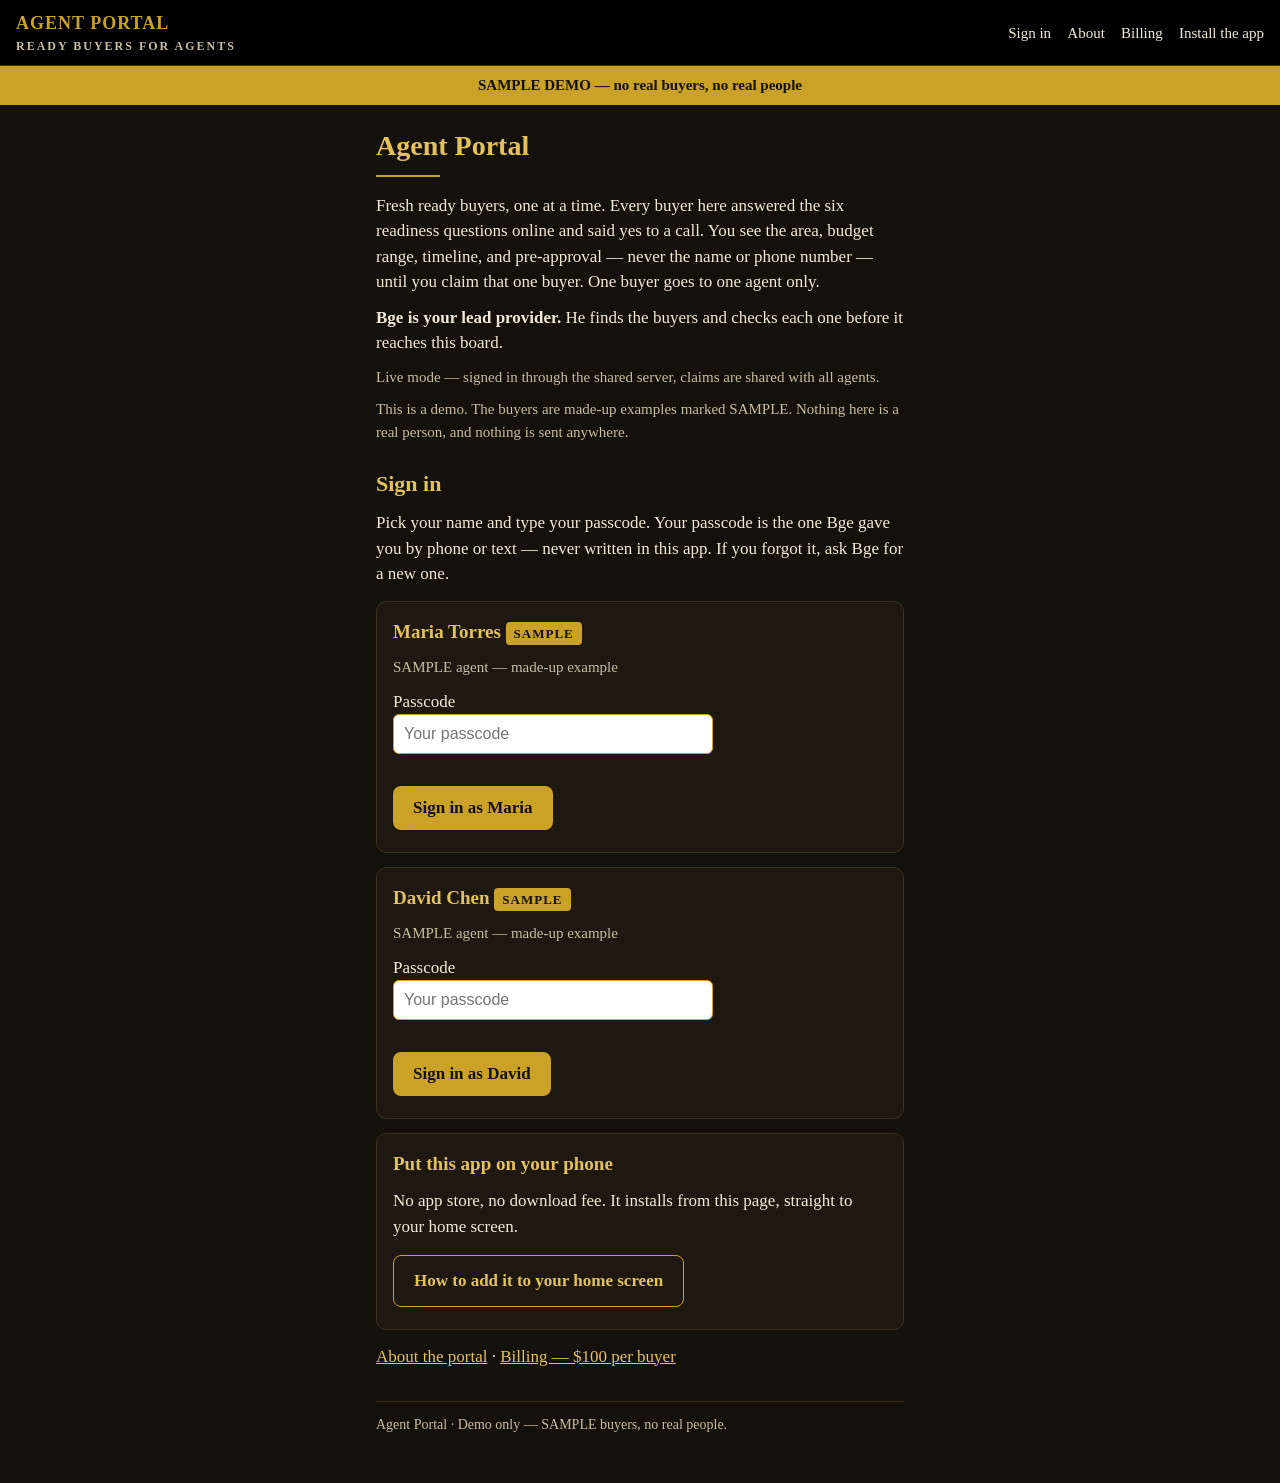
<file: index.html>
<!doctype html>
<html lang="en">
<head>
<meta charset="utf-8">
<meta name="viewport" content="width=device-width, initial-scale=1">
<meta name="theme-color" content="#14100a">
<title>Agent Portal</title>
<meta name="description" content="Demo app for approved agents to see fresh ready buyers. SAMPLE buyers only.">
<link rel="manifest" href="manifest.json">
<link rel="icon" href="icon-192.png">
<link rel="apple-touch-icon" href="icon-192.png">
<meta name="apple-mobile-web-app-capable" content="yes">
<meta name="apple-mobile-web-app-title" content="Agent Portal">
<link rel="stylesheet" href="styles.css">
</head>
<body>
<header class="topbar">
  <div class="brand" id="brand">AGENT PORTAL<small>READY BUYERS FOR AGENTS</small></div>
  <nav><a href="index.html">Sign in</a> <a href="about.html">About</a> <a href="billing.html">Billing</a> <a href="install.html">Install the app</a></nav>
</header>
<div class="sample-banner">SAMPLE DEMO — no real buyers, no real people</div>
<main class="wrap">
  <h1>Agent Portal</h1>
  <div class="gold-rule"></div>
  <p>Fresh ready buyers, one at a time. Every buyer here answered the six readiness questions online and said yes to a call. You see the area, budget range, timeline, and pre-approval — never the name or phone number — until you claim that one buyer. One buyer goes to one agent only.</p>
  <p><strong>Bge is your lead provider.</strong> He finds the buyers and checks each one before it reaches this board.</p>
  <p class="muted" id="mode-note"></p>
  <p class="muted">This is a demo. The buyers are made-up examples marked SAMPLE. Nothing here is a real person, and nothing is sent anywhere.</p>

  <h2>Sign in</h2>
  <p>Pick your name and type your passcode. Your passcode is the one Bge gave you by phone or text — never written in this app. If you forgot it, ask Bge for a new one.</p>
  <p class="muted" id="demo-note">Demo mode: no server is connected, so the passcode is not checked here — any passcode (or none) signs you in, and claims stay on this phone only.</p>
  <p id="signin-error" class="refused" style="display:none"></p>
  <div id="agent-list"></div>

  <div class="card">
    <h3>Put this app on your phone</h3>
    <p>No app store, no download fee. It installs from this page, straight to your home screen.</p>
    <button class="btn" id="install-btn" style="display:none" onclick="installApp()">Install the app</button>
    <a class="btn secondary" href="install.html">How to add it to your home screen</a>
  </div>

  <p><a href="about.html">About the portal</a> · <a href="billing.html">Billing — $100 per buyer</a></p>
  <footer>Agent Portal · Demo only — SAMPLE buyers, no real people.</footer>
</main>
<script src="data.js"></script>
<script src="app.js"></script>
<script>
  renderTopbar();
  document.getElementById("agent-list").innerHTML = AGENTS.map(a =>
    '<div class="card"><h3>' + esc(a.name) + (a.sample ? ' <span class="sample-tag">SAMPLE</span>' : '') + '</h3>' +
    '<p class="muted">' + esc(a.role) + '</p>' +
    '<label>Passcode<br><input type="password" id="pass-' + a.id + '" autocomplete="current-password" placeholder="Your passcode"></label><br><br>' +
    '<button class="btn" onclick="doSignIn(\'' + a.id + '\')">Sign in as ' + esc(a.name.split(" ")[0]) + '</button></div>'
  ).join("");
  async function doSignIn(id) {
    const err = document.getElementById("signin-error");
    err.style.display = "none";
    const passcode = document.getElementById("pass-" + id).value;
    const res = await signIn(id, passcode);
    if (!res.ok) {
      err.style.display = "block";
      err.textContent =
        res.error === "need-passcode" ? "Type your passcode first." :
        res.error === "locked-out" ? "Too many wrong tries — locked out for 15 minutes. Ask Bge if you need a new passcode." :
        "Wrong passcode — try again, or ask Bge for a new one.";
    }
  }
</script>
</body>
</html>
</file>
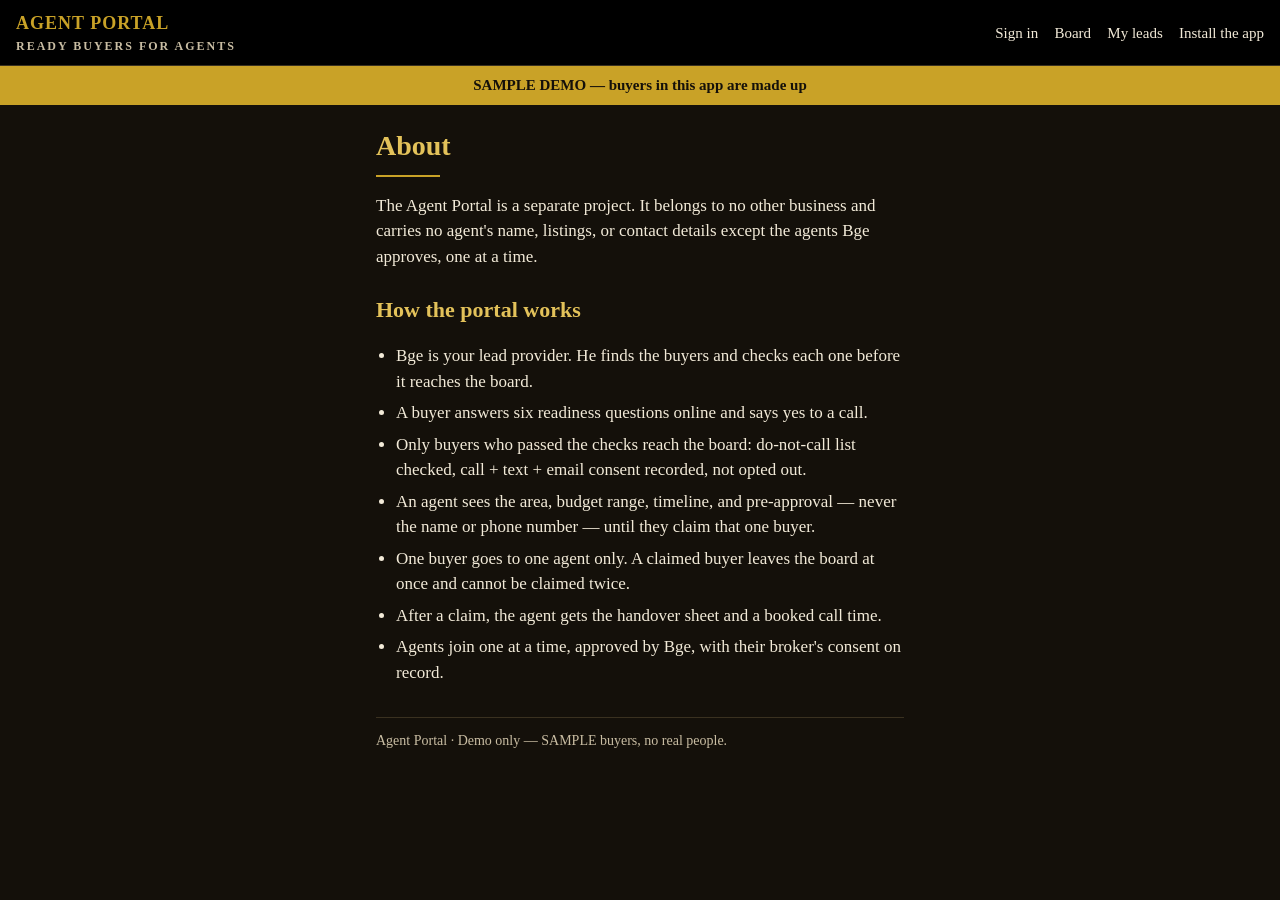
<file: about.html>
<!doctype html>
<html lang="en">
<head>
<meta charset="utf-8">
<meta name="viewport" content="width=device-width, initial-scale=1">
<meta name="theme-color" content="#14100a">
<title>About — Agent Portal</title>
<meta name="description" content="About the Agent Portal — ready buyers for approved agents.">
<link rel="manifest" href="manifest.json">
<link rel="icon" href="icon-192.png">
<link rel="apple-touch-icon" href="icon-192.png">
<meta name="apple-mobile-web-app-capable" content="yes">
<meta name="apple-mobile-web-app-title" content="Agent Portal">
<link rel="stylesheet" href="styles.css">
</head>
<body>
<header class="topbar">
  <div class="brand" id="brand">AGENT PORTAL<small>READY BUYERS FOR AGENTS</small></div>
  <nav><a href="index.html">Sign in</a> <a href="board.html">Board</a> <a href="my-leads.html">My leads</a> <a href="install.html">Install the app</a></nav>
</header>
<div class="sample-banner">SAMPLE DEMO — buyers in this app are made up</div>
<main class="wrap">
  <h1>About</h1>
  <div class="gold-rule"></div>
  <p>The Agent Portal is a separate project. It belongs to no other
  business and carries no agent's name, listings, or contact details
  except the agents Bge approves, one at a time.</p>

  <h2>How the portal works</h2>
  <ul class="plain">
    <li>Bge is your lead provider. He finds the buyers and checks each one before it reaches the board.</li>
    <li>A buyer answers six readiness questions online and says yes to a call.</li>
    <li>Only buyers who passed the checks reach the board: do-not-call list checked, call + text + email consent recorded, not opted out.</li>
    <li>An agent sees the area, budget range, timeline, and pre-approval — never the name or phone number — until they claim that one buyer.</li>
    <li>One buyer goes to one agent only. A claimed buyer leaves the board at once and cannot be claimed twice.</li>
    <li>After a claim, the agent gets the handover sheet and a booked call time.</li>
    <li>Agents join one at a time, approved by Bge, with their broker's consent on record.</li>
  </ul>

  <footer>Agent Portal · Demo only — SAMPLE buyers, no real people.</footer>
</main>
<script src="data.js"></script>
<script src="app.js"></script>
<script>renderTopbar();</script>
</body>
</html>
</file>
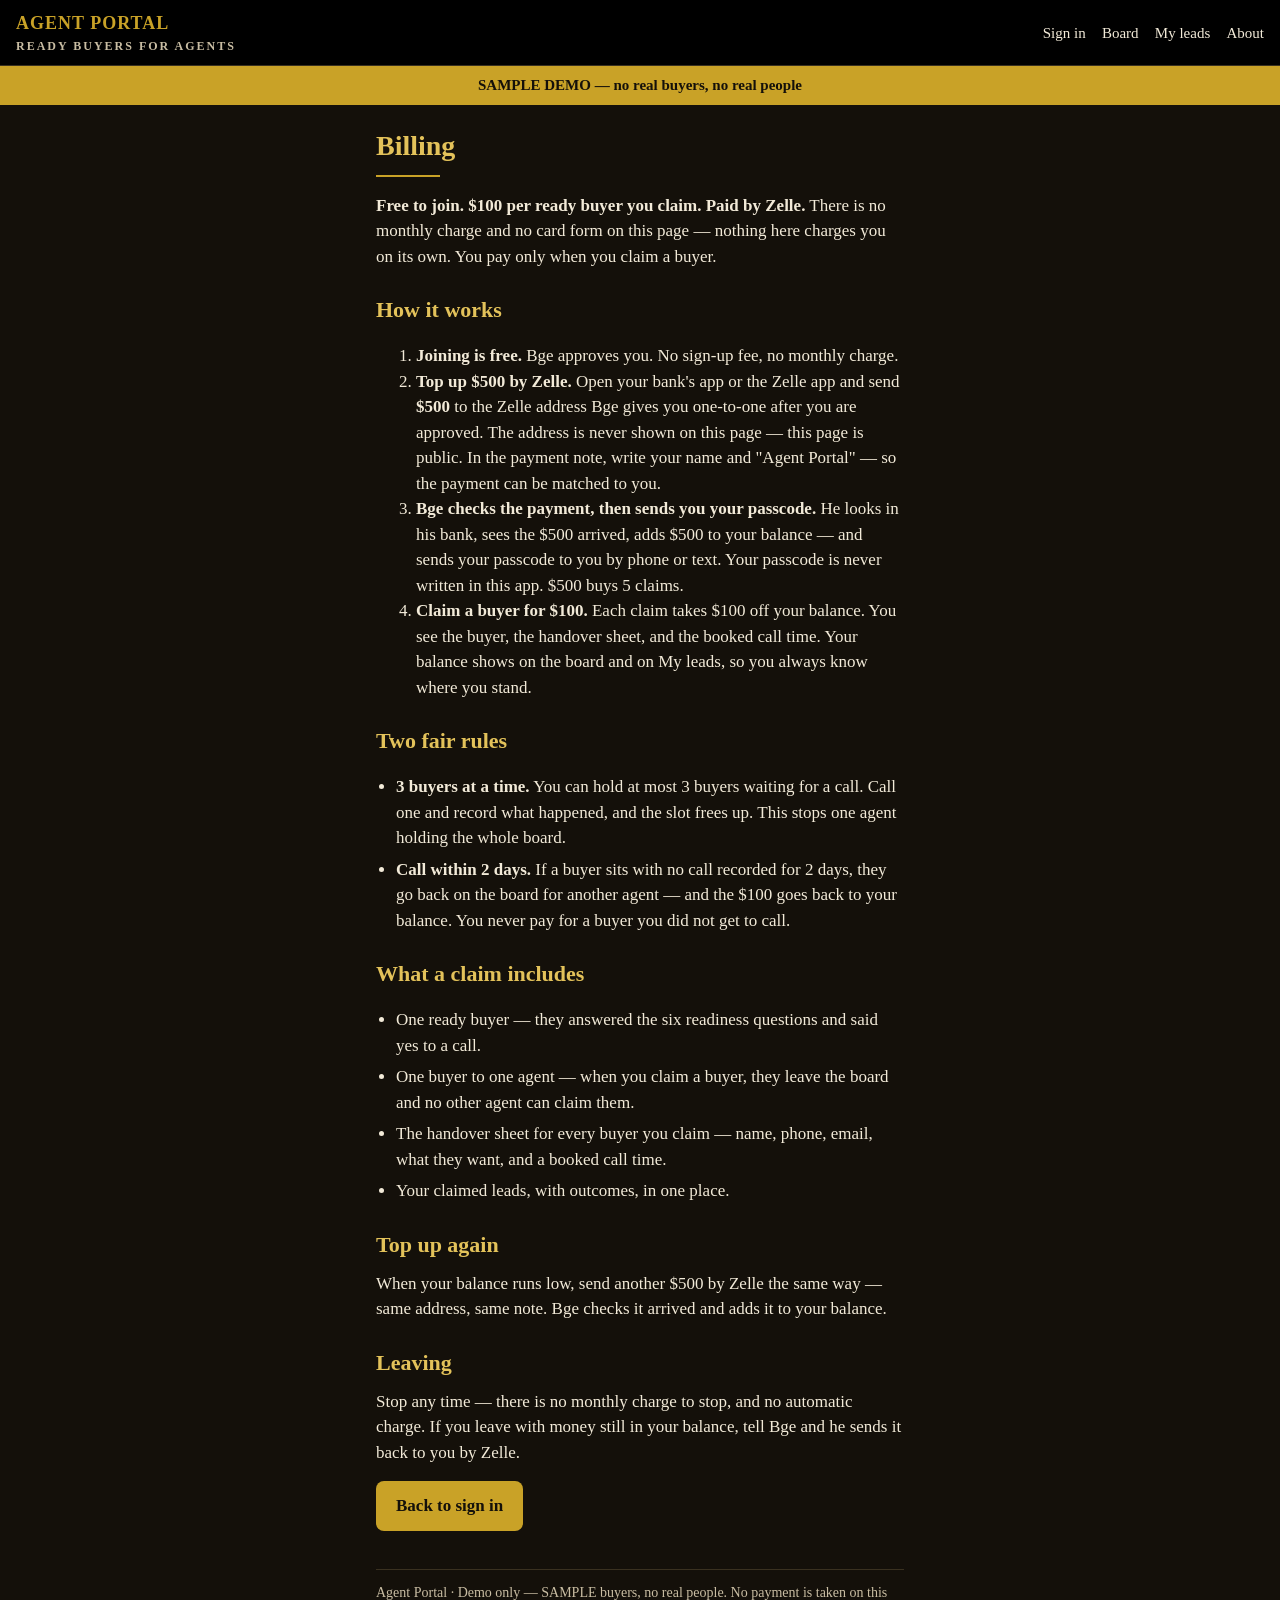
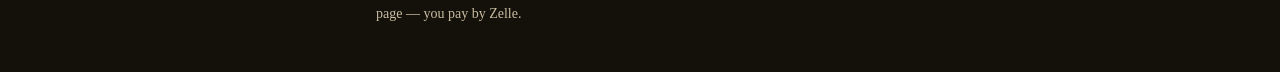
<file: billing.html>
<!doctype html>
<html lang="en">
<head>
<meta charset="utf-8">
<meta name="viewport" content="width=device-width, initial-scale=1">
<meta name="theme-color" content="#14100a">
<title>Billing — Agent Portal</title>
<meta name="description" content="Agent Portal billing: free to join, $100 per ready buyer you claim, paid by Zelle.">
<link rel="manifest" href="manifest.json">
<link rel="icon" href="icon-192.png">
<link rel="apple-touch-icon" href="icon-192.png">
<meta name="apple-mobile-web-app-capable" content="yes">
<meta name="apple-mobile-web-app-title" content="Agent Portal">
<link rel="stylesheet" href="styles.css">
</head>
<body>
<header class="topbar">
  <div class="brand" id="brand">AGENT PORTAL<small>READY BUYERS FOR AGENTS</small></div>
  <nav><a href="index.html">Sign in</a> <a href="board.html">Board</a> <a href="my-leads.html">My leads</a> <a href="about.html">About</a></nav>
</header>
<div class="sample-banner">SAMPLE DEMO — no real buyers, no real people</div>
<main class="wrap">
  <h1>Billing</h1>
  <div class="gold-rule"></div>

  <p><strong>Free to join. $100 per ready buyer you claim. Paid by Zelle.</strong> There is no monthly charge and no card form on this page — nothing here charges you on its own. You pay only when you claim a buyer.</p>

  <h2>How it works</h2>
  <ol class="plain">
    <li><strong>Joining is free.</strong> Bge approves you. No sign-up fee, no monthly charge.</li>
    <li><strong>Top up $500 by Zelle.</strong> Open your bank's app or the Zelle app and send <strong>$500</strong> to the Zelle address Bge gives you one-to-one after you are approved. The address is never shown on this page — this page is public. In the payment note, write your name and "Agent Portal" — so the payment can be matched to you.</li>
    <li><strong>Bge checks the payment, then sends you your passcode.</strong> He looks in his bank, sees the $500 arrived, adds $500 to your balance — and sends your passcode to you by phone or text. Your passcode is never written in this app. $500 buys 5 claims.</li>
    <li><strong>Claim a buyer for $100.</strong> Each claim takes $100 off your balance. You see the buyer, the handover sheet, and the booked call time. Your balance shows on the board and on My leads, so you always know where you stand.</li>
  </ol>

  <h2>Two fair rules</h2>
  <ul class="plain">
    <li><strong>3 buyers at a time.</strong> You can hold at most 3 buyers waiting for a call. Call one and record what happened, and the slot frees up. This stops one agent holding the whole board.</li>
    <li><strong>Call within 2 days.</strong> If a buyer sits with no call recorded for 2 days, they go back on the board for another agent — and the $100 goes back to your balance. You never pay for a buyer you did not get to call.</li>
  </ul>

  <h2>What a claim includes</h2>
  <ul class="plain">
    <li>One ready buyer — they answered the six readiness questions and said yes to a call.</li>
    <li>One buyer to one agent — when you claim a buyer, they leave the board and no other agent can claim them.</li>
    <li>The handover sheet for every buyer you claim — name, phone, email, what they want, and a booked call time.</li>
    <li>Your claimed leads, with outcomes, in one place.</li>
  </ul>

  <h2>Top up again</h2>
  <p>When your balance runs low, send another $500 by Zelle the same way — same address, same note. Bge checks it arrived and adds it to your balance.</p>

  <h2>Leaving</h2>
  <p>Stop any time — there is no monthly charge to stop, and no automatic charge. If you leave with money still in your balance, tell Bge and he sends it back to you by Zelle.</p>

  <p><a class="btn" href="index.html">Back to sign in</a></p>
  <footer>Agent Portal · Demo only — SAMPLE buyers, no real people. No payment is taken on this page — you pay by Zelle.</footer>
</main>
<script src="data.js"></script>
<script src="app.js"></script>
<script>renderTopbar();</script>
</body>
</html>
</file>
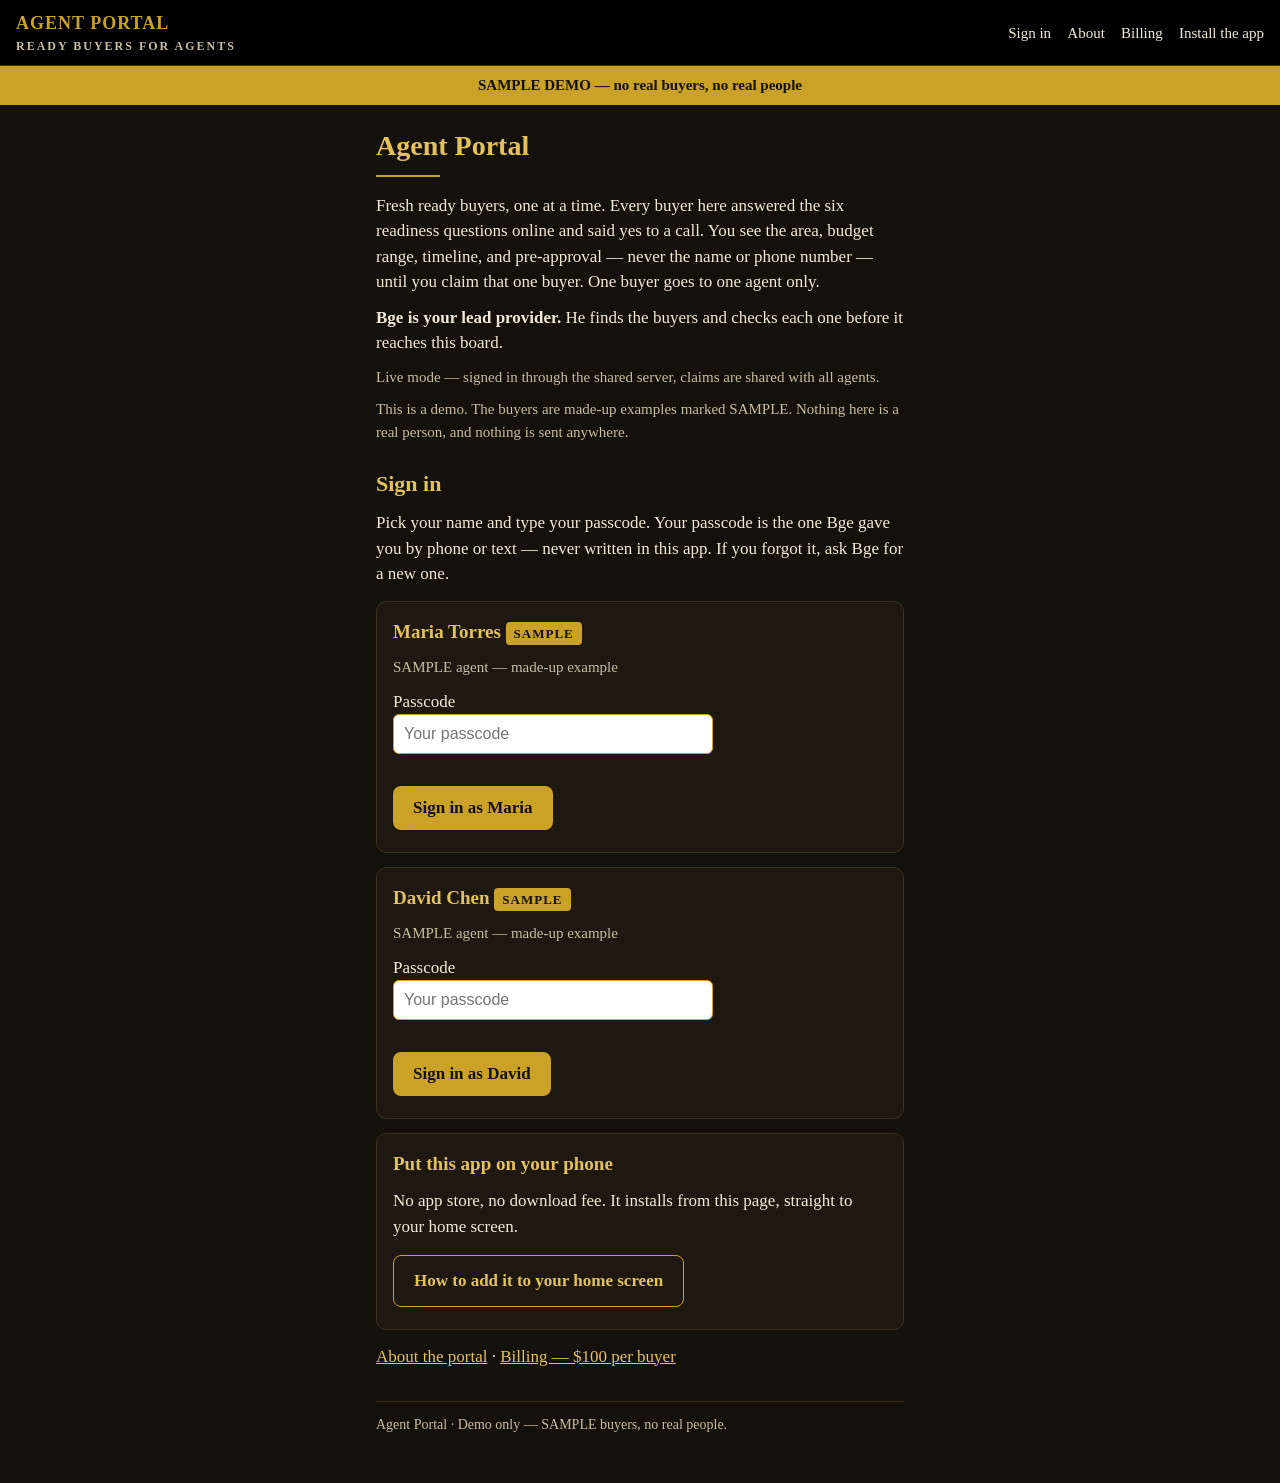
<file: board.html>
<!doctype html>
<html lang="en">
<head>
<meta charset="utf-8">
<meta name="viewport" content="width=device-width, initial-scale=1">
<meta name="theme-color" content="#14100a">
<title>Ready-buyer board — Agent Portal</title>
<meta name="description" content="Masked ready buyers for approved agents. SAMPLE buyers only.">
<link rel="manifest" href="manifest.json">
<link rel="icon" href="icon-192.png">
<link rel="apple-touch-icon" href="icon-192.png">
<meta name="apple-mobile-web-app-capable" content="yes">
<meta name="apple-mobile-web-app-title" content="Agent Portal">
<link rel="stylesheet" href="styles.css">
</head>
<body>
<header class="topbar">
  <div class="brand" id="brand">AGENT PORTAL<small>READY BUYERS FOR AGENTS</small></div>
  <nav><a href="board.html">Board</a> <a href="my-leads.html">My leads</a> <a href="billing.html">Billing</a> <a href="about.html">About</a> <a href="#" onclick="signOut(); return false;">Sign out</a></nav>
</header>
<div class="sample-banner">SAMPLE DEMO — every buyer below is made up</div>
<main class="wrap">
  <p class="muted" id="whoami"></p>
  <p class="muted" id="mode-note"></p>
  <h1>Ready-buyer board</h1>
  <div class="gold-rule"></div>
  <p><strong>Every buyer on this page is marked SAMPLE.</strong> They are made-up examples to show what the board looks like. They are not real people, and their budgets are not real budgets from real buyers.</p>
  <p>You see only the area, budget range, timeline, pre-approval, and the date the buyer became ready. No name, no phone number, no email — those stay hidden until you claim that one buyer. When you claim a buyer, they leave this board at once, so no other agent can claim them. One buyer to one agent.</p>
  <p>Every buyer here passed the checks first: do-not-call list checked, call + text + email consent recorded, not opted out. A buyer who fails any check never appears here.</p>
  <p id="balance-line"></p>
  <p id="claim-error" class="refused" style="display:none"></p>
  <div id="board"><p>Loading the board…</p></div>
  <p><a href="my-leads.html">See my claimed leads</a></p>
  <footer>Agent Portal · Demo only — SAMPLE buyers, no real people.</footer>
</main>
<script src="data.js"></script>
<script src="app.js"></script>
<script>
  renderTopbar();
  const agent = getAgent();
  if (!agent) { location.href = "index.html"; }

  async function renderBoard() {
    const data = await loadBoardData();
    if (data.notSignedIn) { location.href = "index.html"; return; }
    const el = document.getElementById("board");
    if (data.loadError) {
      el.innerHTML = "<p><strong>The board did not load.</strong> Check your connection and try again.</p>";
      return;
    }
    const bal = document.getElementById("balance-line");
    if (bal && typeof data.balanceCents === "number") {
      bal.innerHTML = "<strong>Your balance: " + fmtMoney(data.balanceCents) + ".</strong> Each claim costs " +
        fmtMoney(data.leadPriceCents) + ". You have " + data.activeClaims + " of " + data.maxActiveClaims +
        " buyers waiting for a call — call one first to free a slot. " +
        '<a href="billing.html">How to top up</a>';
    }
    const open = data.buyers.filter(b => !data.claims[b.id]);
    if (open.length === 0) {
      el.innerHTML = "<p><strong>No ready buyers on the board right now.</strong> Come back later — new ready buyers appear here when they pass the checks.</p>";
    } else {
      el.innerHTML = open.map(b =>
        '<div class="card"><h3><span class="sample-tag">SAMPLE</span> Ready buyer ' + esc(b.id) + '</h3>' +
        '<table><tr><th>Area</th><td>' + esc(b.area) + '</td></tr>' +
        '<tr><th>Budget range</th><td>' + esc(b.budget) + '</td></tr>' +
        '<tr><th>When</th><td>' + esc(b.timeline) + '</td></tr>' +
        '<tr><th>Pre-approved</th><td>' + esc(b.preapproval) + '</td></tr>' +
        '<tr><th>Ready since</th><td>' + esc(b.readySince) + '</td></tr>' +
        '<tr><th>Checks</th><td><span class="check">Passed</span> — do-not-call checked ' + esc(b.scrubDate) + ', call / text / email consent recorded, not opted out.</td></tr></table>' +
        '<button class="btn" onclick="doClaim(\'' + b.id + '\')">Claim this buyer — $100</button></div>'
      ).join("");
    }
  }
  // A refused claim shows its reason right on the board, in plain
  // words — not a pop-up box, which is easy to miss and invisible to
  // a screen reader once dismissed. The message stays until the
  // next claim attempt.
  function showClaimError(msg) {
    const err = document.getElementById("claim-error");
    if (!err) return;
    err.style.display = "block";
    err.textContent = msg;
  }
  async function doClaim(id) {
    const err = document.getElementById("claim-error");
    if (err) err.style.display = "none";
    if (isLive()) {
      const res = await claimBuyerLive(id);
      if (res.ok) { location.href = "handover.html?buyer=" + id; return; }
      if (res.error === "not-signed-in") { location.href = "index.html"; return; }
      if (res.error === "not-enough-balance") {
        await renderBoard();
        showClaimError("Not enough balance — each claim costs $100. Top up by Zelle first (see Billing), then claim again.");
        return;
      }
      if (res.error === "claim-limit") {
        await renderBoard();
        showClaimError("You already have 3 buyers waiting for a call. Call one and record the outcome first — that frees a slot.");
        return;
      }
      await renderBoard();
      showClaimError("Already claimed — this buyer already belongs to another agent. One buyer, one agent.");
      return;
    }
    const res = claimBuyer(id);
    if (res.ok) { location.href = "handover.html?buyer=" + id; return; }
    if (res.error === "not-enough-balance") {
      await renderBoard();
      showClaimError("Demo balance is empty — each claim costs $100. In live mode you would top up by Zelle first (see Billing).");
      return;
    }
    if (res.error === "claim-limit") {
      await renderBoard();
      showClaimError("You already have 3 buyers waiting for a call. Call one and record the outcome first — that frees a slot.");
      return;
    }
    await renderBoard();
    showClaimError("Already claimed — this buyer already belongs to another agent. One buyer, one agent.");
  }
  renderBoard();
  // Live mode: the board is re-read every 25 seconds, so a claim by
  // another agent shows up here a few seconds later. There is no
  // instant push — see the README. Demo mode needs no polling: the
  // board only changes on this phone.
  if (isLive()) setInterval(renderBoard, 25000);
</script>
</body>
</html>
</file>
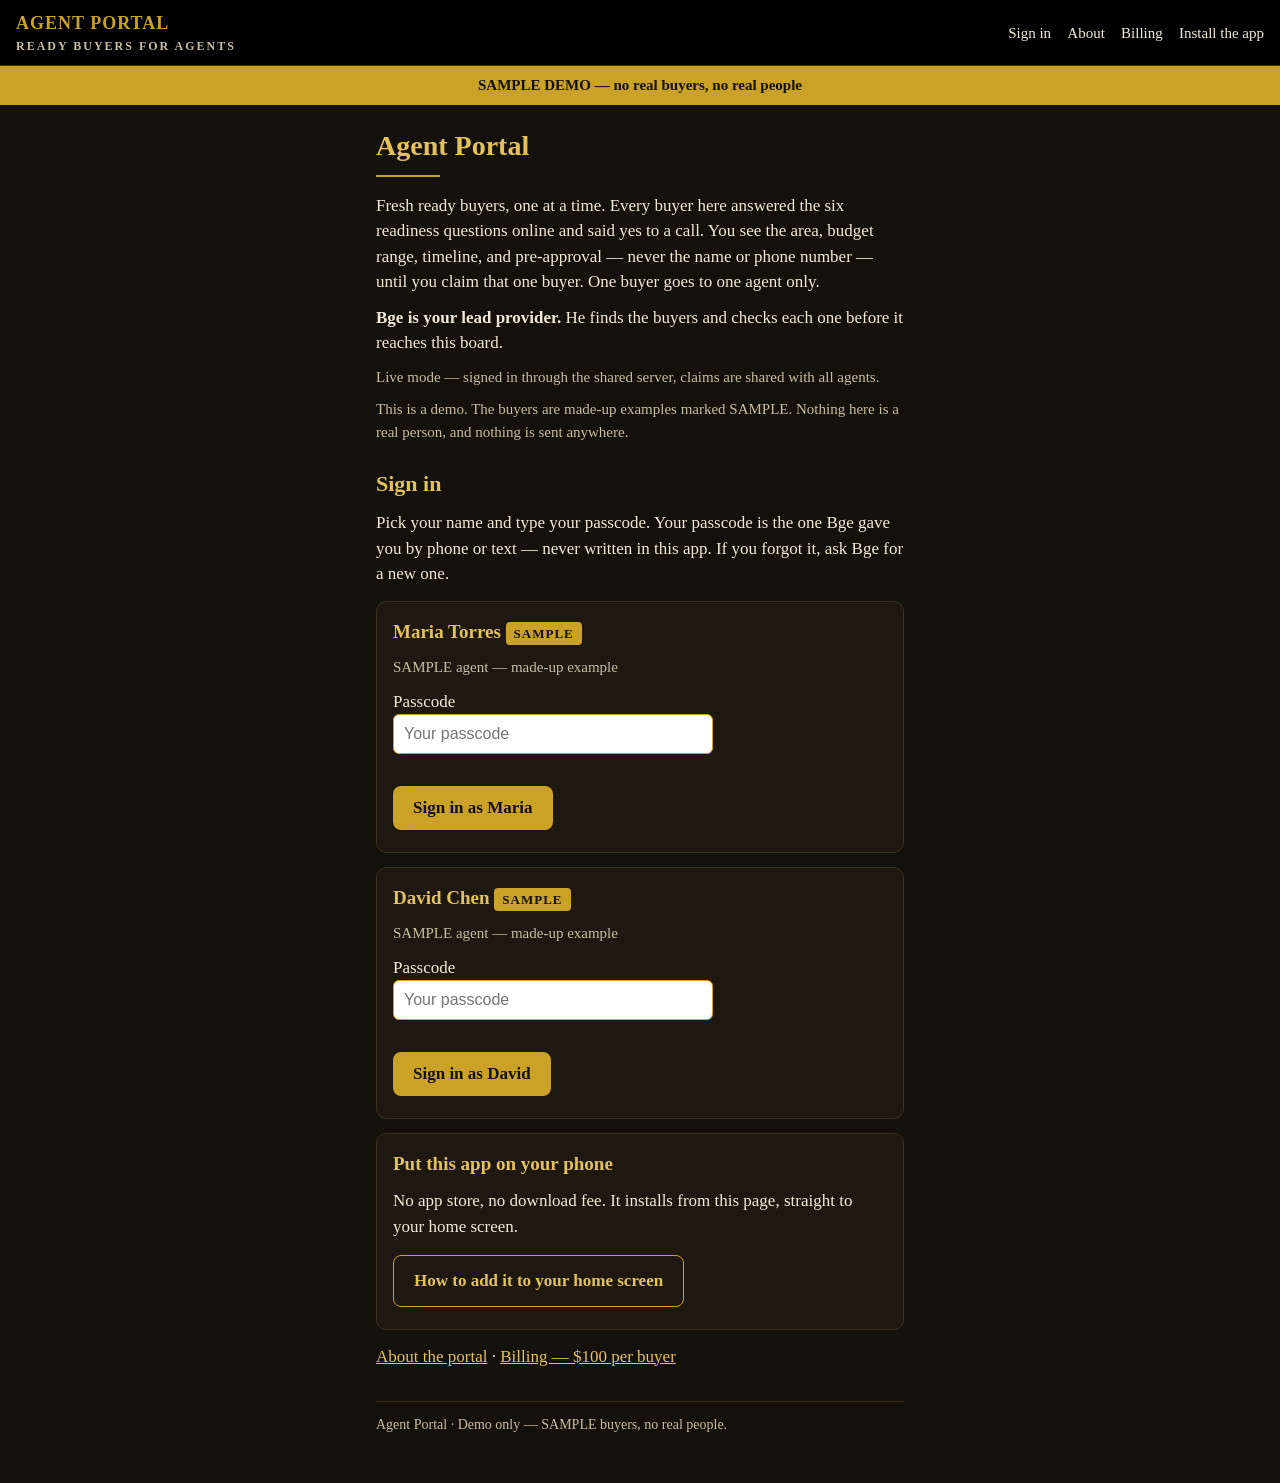
<file: handover.html>
<!doctype html>
<html lang="en">
<head>
<meta charset="utf-8">
<meta name="viewport" content="width=device-width, initial-scale=1">
<meta name="theme-color" content="#14100a">
<title>Handover sheet — Agent Portal</title>
<meta name="description" content="Handover sheet for one claimed ready buyer. SAMPLE data only.">
<link rel="manifest" href="manifest.json">
<link rel="icon" href="icon-192.png">
<link rel="apple-touch-icon" href="icon-192.png">
<meta name="apple-mobile-web-app-capable" content="yes">
<meta name="apple-mobile-web-app-title" content="Agent Portal">
<link rel="stylesheet" href="styles.css">
</head>
<body>
<header class="topbar">
  <div class="brand" id="brand">AGENT PORTAL<small>READY BUYERS FOR AGENTS</small></div>
  <nav><a href="board.html">Board</a> <a href="my-leads.html">My leads</a> <a href="billing.html">Billing</a> <a href="about.html">About</a> <a href="#" onclick="signOut(); return false;">Sign out</a></nav>
</header>
<div class="sample-banner">SAMPLE DEMO — this sheet is made-up example data</div>
<main class="wrap">
  <p class="muted" id="whoami"></p>
  <div id="sheet"><p>Loading…</p></div>
  <p><a href="my-leads.html">Back to my leads</a> · <a href="board.html">Back to the board</a></p>
  <footer>Agent Portal · Demo only — SAMPLE data, no real people.</footer>
</main>
<script src="data.js"></script>
<script src="app.js"></script>
<script>
  renderTopbar();
  const agent = getAgent();
  const id = new URLSearchParams(location.search).get("buyer");
  const el = document.getElementById("sheet");
  (async () => {
    if (!agent) { location.href = "index.html"; return; }
    const res = await loadHandoverData(id);
    if (res.status === "not-signed-in") { location.href = "index.html"; return; }
    if (res.status === "no-such-buyer") {
      el.innerHTML = "<h1>No such buyer</h1><p>This handover sheet does not exist. Go back to the board.</p>";
    } else if (res.status === "load-error") {
      el.innerHTML = "<h1>Could not load the sheet</h1><p>The server did not answer. Check your connection and try again.</p><p><a class=\"btn\" href=\"\" onclick=\"location.reload(); return false;\">Try again</a> <a class=\"btn secondary\" href=\"board.html\">Back to the board</a></p>";
    } else if (res.status === "not-claimed") {
      el.innerHTML = "<h1>Not claimed yet</h1><p>This buyer is still on the board. Claim them first — the handover sheet only shows after a claim.</p><p><a class=\"btn\" href=\"board.html\">Go to the board</a></p>";
    } else if (res.status === "already-claimed") {
      el.innerHTML = "<h1>Already claimed</h1><p class=\"refused\">This buyer was already claimed by " + esc(res.claimedByName) + ". One buyer goes to one agent only — you cannot see this sheet.</p><p><a class=\"btn\" href=\"board.html\">Back to the board</a></p>";
    } else {
      const buyer = res.buyer;
      el.innerHTML =
        '<h1>Handover sheet — <span class="sample-tag">SAMPLE</span> Ready buyer ' + esc(buyer.id) + '</h1>' +
        '<div class="gold-rule"></div>' +
        '<p>For ' + esc(agent.name) + '. Claimed ' + esc(fmtWhen(res.claimedAt)) + '.</p>' +
        '<table>' +
        '<tr><th>First name</th><td>' + esc(buyer.firstName) + ' (SAMPLE — made-up name)</td></tr>' +
        '<tr><th>Phone</th><td>' + esc(buyer.phone) + ' (SAMPLE — made-up number)</td></tr>' +
        '<tr><th>Email</th><td>' + esc(buyer.email) + ' (SAMPLE — made-up address)</td></tr>' +
        '<tr><th>General area</th><td>' + esc(buyer.area) + '</td></tr>' +
        '<tr><th>Rough budget range</th><td>' + esc(buyer.budget) + '</td></tr>' +
        '<tr><th>Timeline</th><td>' + esc(buyer.timeline) + '</td></tr>' +
        '<tr><th>Pre-approval</th><td>' + esc(buyer.preapproval) + '</td></tr>' +
        '<tr><th>What they said they want</th><td>' + esc(buyer.wants) + '</td></tr>' +
        '<tr><th>Booked call</th><td>' + esc(buyer.call) + ' — you call the buyer on the number above</td></tr>' +
        '<tr><th>What we did NOT do</th><td>No price talk, no home picked, no terms discussed, no showing, no steering</td></tr>' +
        '<tr><th>Text consent</th><td>' + esc(buyer.textConsent) + ' — recorded ' + esc(buyer.consentDate) + '</td></tr>' +
        '<tr><th>Email consent</th><td>' + esc(buyer.emailConsent) + ' — recorded ' + esc(buyer.consentDate) + '</td></tr>' +
        '<tr><th>Pass-on consent</th><td>' + esc(buyer.passOnConsent) + ' — recorded ' + esc(buyer.consentDate) + '</td></tr>' +
        '<tr><th>Do-not-call check</th><td>Checked ' + esc(buyer.scrubDate) + '</td></tr>' +
        '</table>' +
        '<p>From here, the call, the home search, the showing, the offer, and the close are yours. Make the booked call on your own phone and number, inside 8am–9pm Pacific.</p>' +
        '<h2>What to say on the call</h2>' +
        '<p>Keep it short. You are calling at the time they booked.</p>' +
        '<ol>' +
        '<li>“Hi, this is ' + esc(agent.name) + ' — we booked a call for now about your home search.”</li>' +
        '<li>“Is now still a good time for a quick call?”</li>' +
        '<li>“Tell me what matters most in the home you are looking for.”</li>' +
        '<li>Agree the next step together — a time to look at homes, or a time to call back.</li>' +
        '</ol>' +
        '<p><a class="btn" href="my-leads.html">See my leads</a></p>';
    }
  })();
</script>
</body>
</html>
</file>
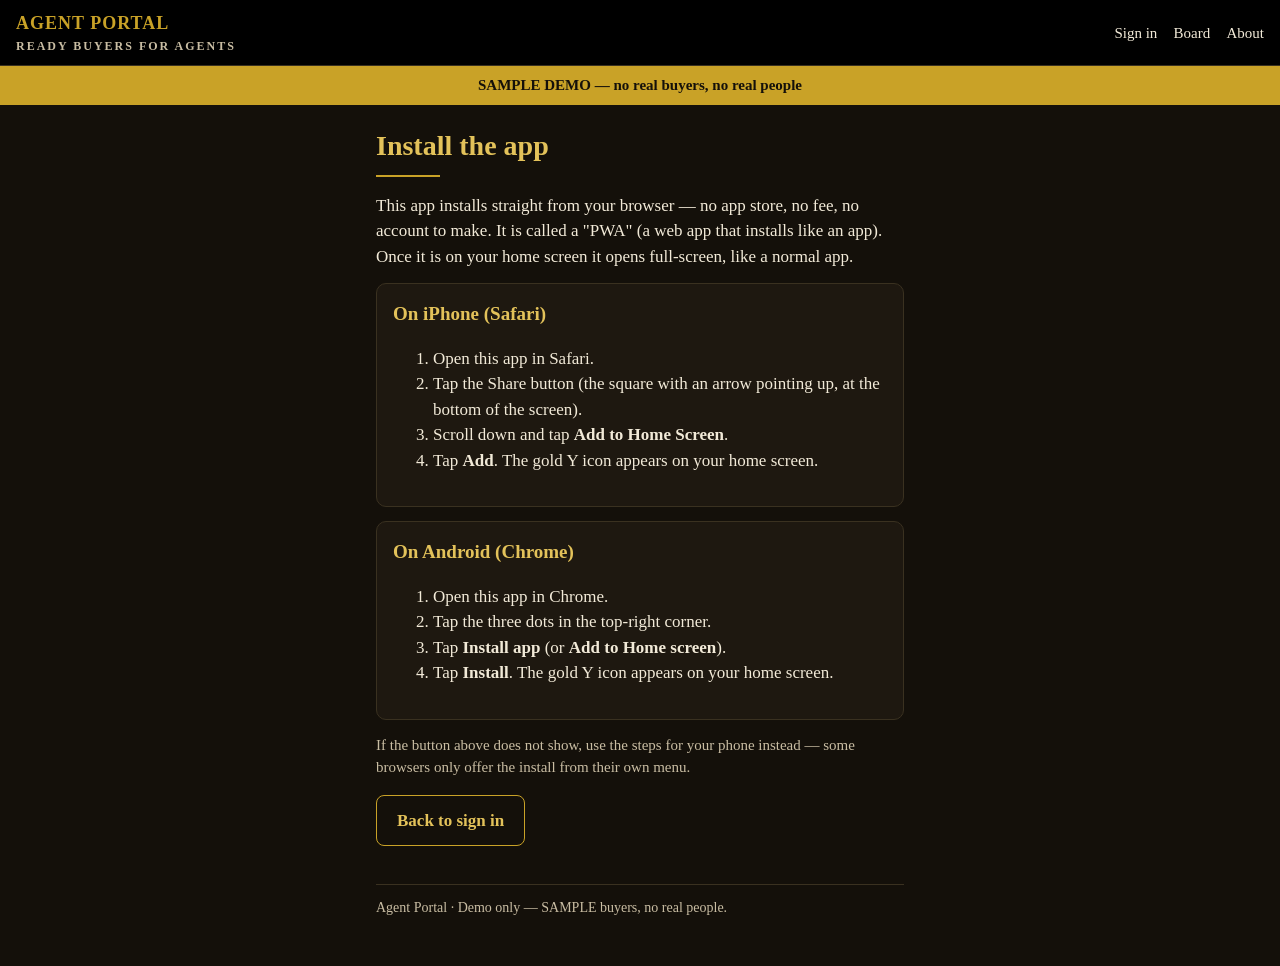
<file: install.html>
<!doctype html>
<html lang="en">
<head>
<meta charset="utf-8">
<meta name="viewport" content="width=device-width, initial-scale=1">
<meta name="theme-color" content="#14100a">
<title>Install the app — Agent Portal</title>
<meta name="description" content="How to add the Agent Portal to your phone's home screen. No app store needed.">
<link rel="manifest" href="manifest.json">
<link rel="icon" href="icon-192.png">
<link rel="apple-touch-icon" href="icon-192.png">
<meta name="apple-mobile-web-app-capable" content="yes">
<meta name="apple-mobile-web-app-title" content="Agent Portal">
<link rel="stylesheet" href="styles.css">
</head>
<body>
<header class="topbar">
  <div class="brand" id="brand">AGENT PORTAL<small>READY BUYERS FOR AGENTS</small></div>
  <nav><a href="index.html">Sign in</a> <a href="board.html">Board</a> <a href="about.html">About</a></nav>
</header>
<div class="sample-banner">SAMPLE DEMO — no real buyers, no real people</div>
<main class="wrap">
  <h1>Install the app</h1>
  <div class="gold-rule"></div>
  <p>This app installs straight from your browser — no app store, no fee, no account to make. It is called a "PWA" (a web app that installs like an app). Once it is on your home screen it opens full-screen, like a normal app.</p>

  <div class="card">
    <h3>On iPhone (Safari)</h3>
    <ol class="plain">
      <li>Open this app in Safari.</li>
      <li>Tap the Share button (the square with an arrow pointing up, at the bottom of the screen).</li>
      <li>Scroll down and tap <strong>Add to Home Screen</strong>.</li>
      <li>Tap <strong>Add</strong>. The gold Y icon appears on your home screen.</li>
    </ol>
  </div>

  <div class="card">
    <h3>On Android (Chrome)</h3>
    <ol class="plain">
      <li>Open this app in Chrome.</li>
      <li>Tap the three dots in the top-right corner.</li>
      <li>Tap <strong>Install app</strong> (or <strong>Add to Home screen</strong>).</li>
      <li>Tap <strong>Install</strong>. The gold Y icon appears on your home screen.</li>
    </ol>
  </div>

  <button class="btn" id="install-btn" style="display:none" onclick="installApp()">Install the app now</button>
  <p class="muted">If the button above does not show, use the steps for your phone instead — some browsers only offer the install from their own menu.</p>
  <p><a class="btn secondary" href="index.html">Back to sign in</a></p>
  <footer>Agent Portal · Demo only — SAMPLE buyers, no real people.</footer>
</main>
<script src="data.js"></script>
<script src="app.js"></script>
<script>renderTopbar();</script>
</body>
</html>
</file>
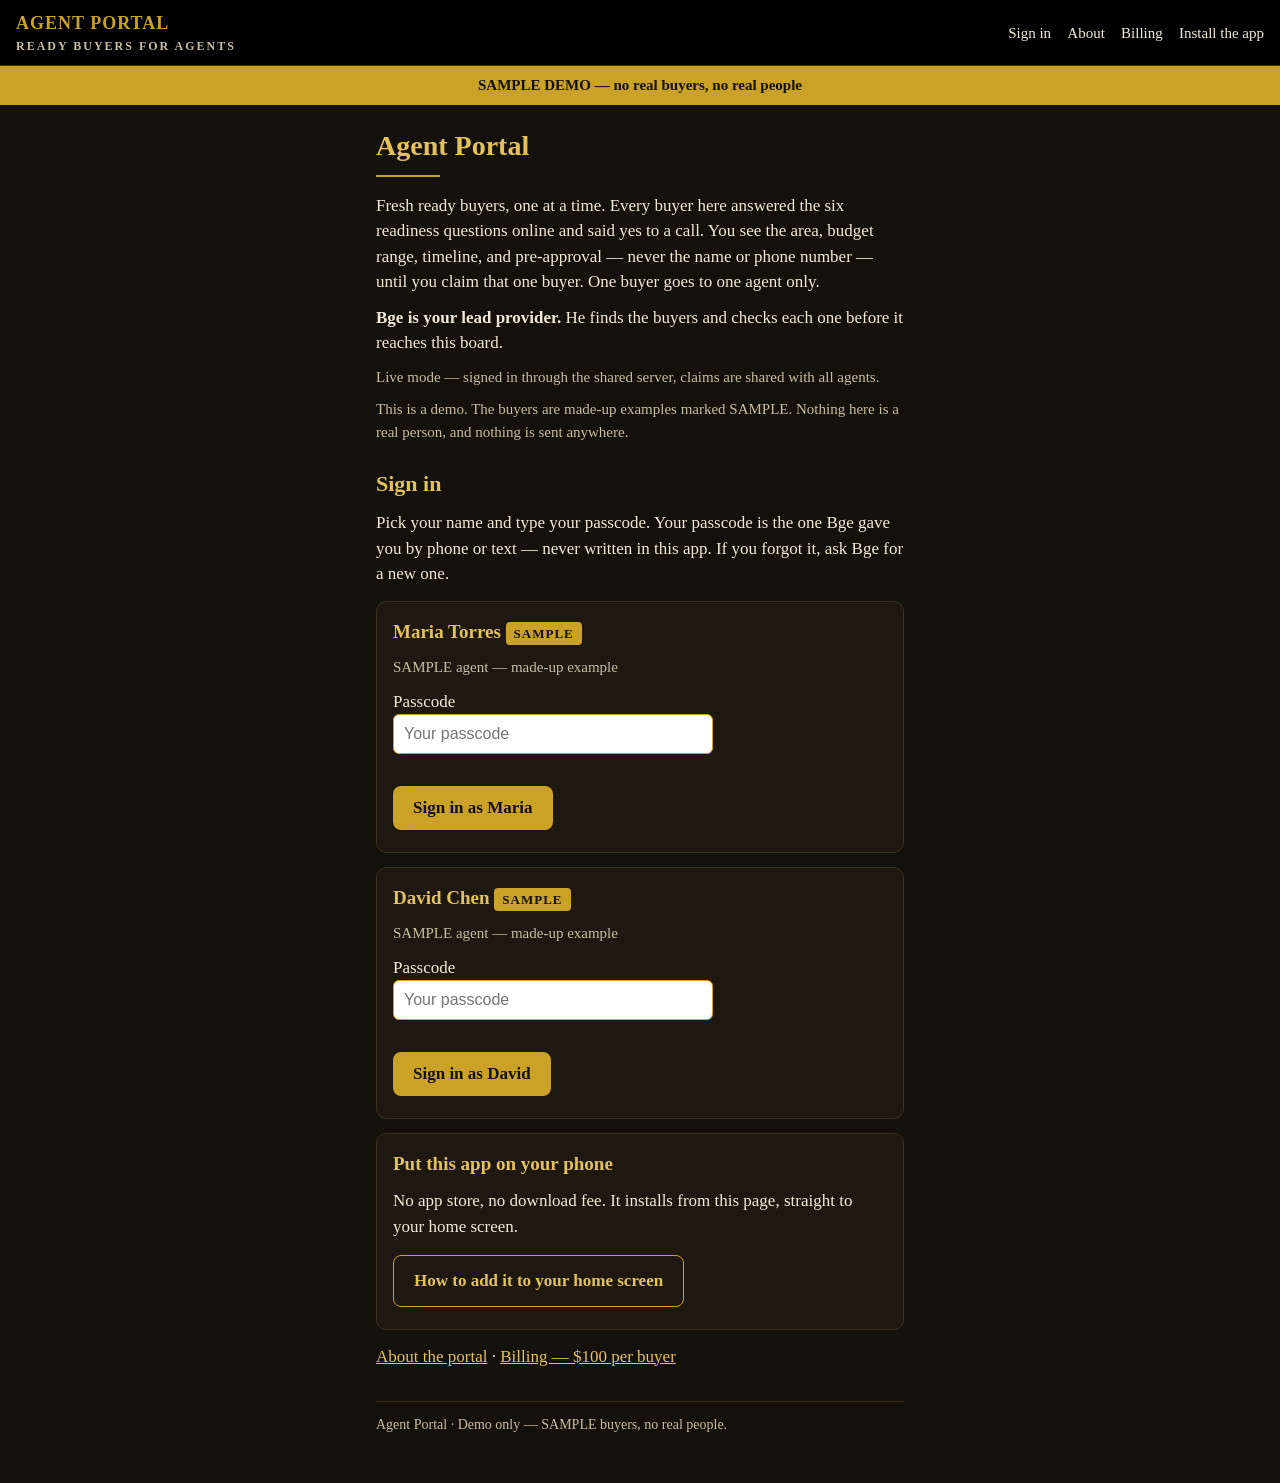
<file: my-leads.html>
<!doctype html>
<html lang="en">
<head>
<meta charset="utf-8">
<meta name="viewport" content="width=device-width, initial-scale=1">
<meta name="theme-color" content="#14100a">
<title>My leads — Agent Portal</title>
<meta name="description" content="Buyers you claimed, with outcomes. SAMPLE buyers only.">
<link rel="manifest" href="manifest.json">
<link rel="icon" href="icon-192.png">
<link rel="apple-touch-icon" href="icon-192.png">
<meta name="apple-mobile-web-app-capable" content="yes">
<meta name="apple-mobile-web-app-title" content="Agent Portal">
<link rel="stylesheet" href="styles.css">
</head>
<body>
<header class="topbar">
  <div class="brand" id="brand">AGENT PORTAL<small>READY BUYERS FOR AGENTS</small></div>
  <nav><a href="board.html">Board</a> <a href="my-leads.html">My leads</a> <a href="billing.html">Billing</a> <a href="about.html">About</a> <a href="#" onclick="signOut(); return false;">Sign out</a></nav>
</header>
<div class="sample-banner">SAMPLE DEMO — every buyer below is made up</div>
<main class="wrap">
  <p class="muted" id="whoami"></p>
  <p class="muted" id="mode-note"></p>
  <h1>My leads</h1>
  <div class="gold-rule"></div>
  <p>Buyers you claimed. Tap what happened after your call — it is saved on this phone only in demo mode, and shared with the server in live mode.</p>
  <p id="balance-line"></p>
  <div id="mine"><p>Loading…</p></div>
  <p><a href="board.html">Back to the board</a></p>
  <footer>Agent Portal · Demo only — SAMPLE buyers, no real people.</footer>
</main>
<script src="data.js"></script>
<script src="app.js"></script>
<script>
  renderTopbar();
  const agent = getAgent();
  if (!agent) { location.href = "index.html"; }
  const labels = { "called": "Called — spoke to the buyer", "no-answer": "No answer", "closed": "Deal closed" };
  (async () => {
    const data = await loadMyLeadsData();
    if (data.notSignedIn) { location.href = "index.html"; return; }
    const el = document.getElementById("mine");
    const mine = data.leads;
    const outcomes = data.outcomes;
    const bal = document.getElementById("balance-line");
    if (bal && typeof data.balanceCents === "number") {
      bal.innerHTML = "<strong>Your balance: " + fmtMoney(data.balanceCents) + ".</strong> Each claim costs " +
        fmtMoney(data.leadPriceCents) + ". " + '<a href="billing.html">How to top up</a>';
    }
    if (data.loadError) {
      el.innerHTML = "<p><strong>Your leads did not load.</strong> Check your connection and try again.</p>";
      return;
    }
    if (mine.length === 0) {
      el.innerHTML = "<p>You have not claimed a buyer yet. <a href=\"board.html\">Go to the board</a> and claim one.</p>";
    } else {
      el.innerHTML = mine.map(b => {
        const out = outcomes[b.id];
        return '<div class="card"><h3><span class="sample-tag">SAMPLE</span> Ready buyer ' + esc(b.id) + ' — ' + esc(b.firstName) + '</h3>' +
        '<p>' + esc(b.area) + ' · ' + esc(b.budget) + ' · ' + esc(b.timeline) + ' · Pre-approved: ' + esc(b.preapproval) + '</p>' +
        '<p>Claimed ' + esc(fmtWhen(b.claimedAt)) + '</p>' +
        (out ? '<p>Outcome: <span class="outcome">' + esc(labels[out]) + '</span></p>' : '<p>No outcome recorded yet.</p>') +
        '<p>What happened?</p>' +
        '<button class="btn" onclick="mark(\'' + b.id + '\', \'called\')">Called</button>' +
        '<button class="btn secondary" onclick="mark(\'' + b.id + '\', \'no-answer\')">No answer</button>' +
        '<button class="btn secondary" onclick="mark(\'' + b.id + '\', \'closed\')">Deal closed</button><br>' +
        '<a class="btn secondary" href="handover.html?buyer=' + b.id + '">See handover sheet</a></div>';
      }).join("");
    }
  })();
  async function mark(id, outcome) { await recordOutcome(id, outcome); location.reload(); }
</script>
</body>
</html>
</file>
<file: styles.css>
/* Agent Portal — gold/dark luxury, phone first. */
:root {
  --bg: #14100a;
  --panel: #1e1810;
  --panel2: #262015;
  --gold: #c9a227;
  --gold-bright: #e3c25a;
  --cream: #f2ead8;
  --muted: #c9bda3;
  --line: #3a3120;
  --green: #7fb069;
  --red: #d64545;
}
* { box-sizing: border-box; }
body {
  margin: 0;
  background: var(--bg);
  color: var(--cream);
  font-family: Georgia, "Times New Roman", serif;
  font-size: 17px;
  line-height: 1.5;
}
a { color: var(--gold-bright); }
.wrap { max-width: 560px; margin: 0 auto; padding: 0 16px 48px; }
.topbar {
  background: #000;
  border-bottom: 1px solid var(--line);
  padding: 10px 16px;
  display: flex;
  justify-content: space-between;
  align-items: center;
  gap: 8px;
  flex-wrap: wrap;
}
.brand { font-size: 18px; letter-spacing: 1px; color: var(--gold); font-weight: bold; }
.brand small { display: block; font-size: 12px; color: var(--muted); letter-spacing: 2px; }
.topbar nav a { color: var(--cream); text-decoration: none; margin-left: 12px; font-size: 15px; }
.topbar nav a:hover { color: var(--gold-bright); }
.sample-banner {
  background: var(--gold);
  color: #14100a;
  font-weight: bold;
  text-align: center;
  padding: 8px 12px;
  font-size: 15px;
}
h1 { font-size: 28px; margin: 20px 0 8px; color: var(--gold-bright); }
h2 { font-size: 22px; margin: 24px 0 8px; color: var(--gold-bright); }
.gold-rule { height: 2px; background: var(--gold); width: 64px; margin: 8px 0 16px; }
p { margin: 10px 0; }
.muted { color: var(--muted); font-size: 15px; }
.card {
  background: var(--panel);
  border: 1px solid var(--line);
  border-radius: 10px;
  padding: 16px;
  margin: 14px 0;
}
.card h3 { margin: 0 0 6px; font-size: 19px; color: var(--gold-bright); }
.sample-tag {
  display: inline-block;
  background: var(--gold);
  color: #14100a;
  font-weight: bold;
  font-size: 13px;
  padding: 2px 8px;
  border-radius: 4px;
  letter-spacing: 1px;
}
.btn {
  display: inline-block;
  background: var(--gold);
  color: #14100a;
  font-weight: bold;
  text-decoration: none;
  border: none;
  border-radius: 8px;
  padding: 12px 20px;
  font-size: 17px;
  font-family: inherit;
  cursor: pointer;
  margin: 6px 6px 6px 0;
}
.btn:active { transform: translateY(1px); filter: brightness(.92); }
.btn.secondary { background: transparent; color: var(--gold-bright); border: 1px solid var(--gold); }
.btn:disabled { opacity: .45; cursor: not-allowed; }
.btn.danger { background: transparent; color: var(--red); border: 1px solid var(--red); }
table { width: 100%; border-collapse: collapse; margin: 12px 0; font-size: 15px; }
th, td { text-align: left; padding: 8px 6px; border-bottom: 1px solid var(--line); vertical-align: top; }
th { color: var(--gold); font-size: 14px; }
.check { color: var(--green); font-weight: bold; }
.refused { color: var(--red); font-weight: bold; }
.outcome { font-weight: bold; color: var(--gold-bright); }
ul.plain { padding-left: 20px; }
ul.plain li { margin: 6px 0; }
footer { border-top: 1px solid var(--line); margin-top: 32px; padding-top: 12px; font-size: 14px; color: var(--muted); }
:focus-visible { outline: 2px solid var(--gold-bright); outline-offset: 2px; }
@media (max-width: 420px) { body { font-size: 16px; } h1 { font-size: 24px; } }

/* Sign-in passcode box + billing page (added Nov 6, 2026). */
input[type="password"] {
  width: 100%;
  max-width: 320px;
  padding: 10px;
  font-size: 16px;
  border: 1px solid var(--gold);
  border-radius: 6px;
  background: #fff;
  color: #222;
  box-sizing: border-box;
}
</file>
